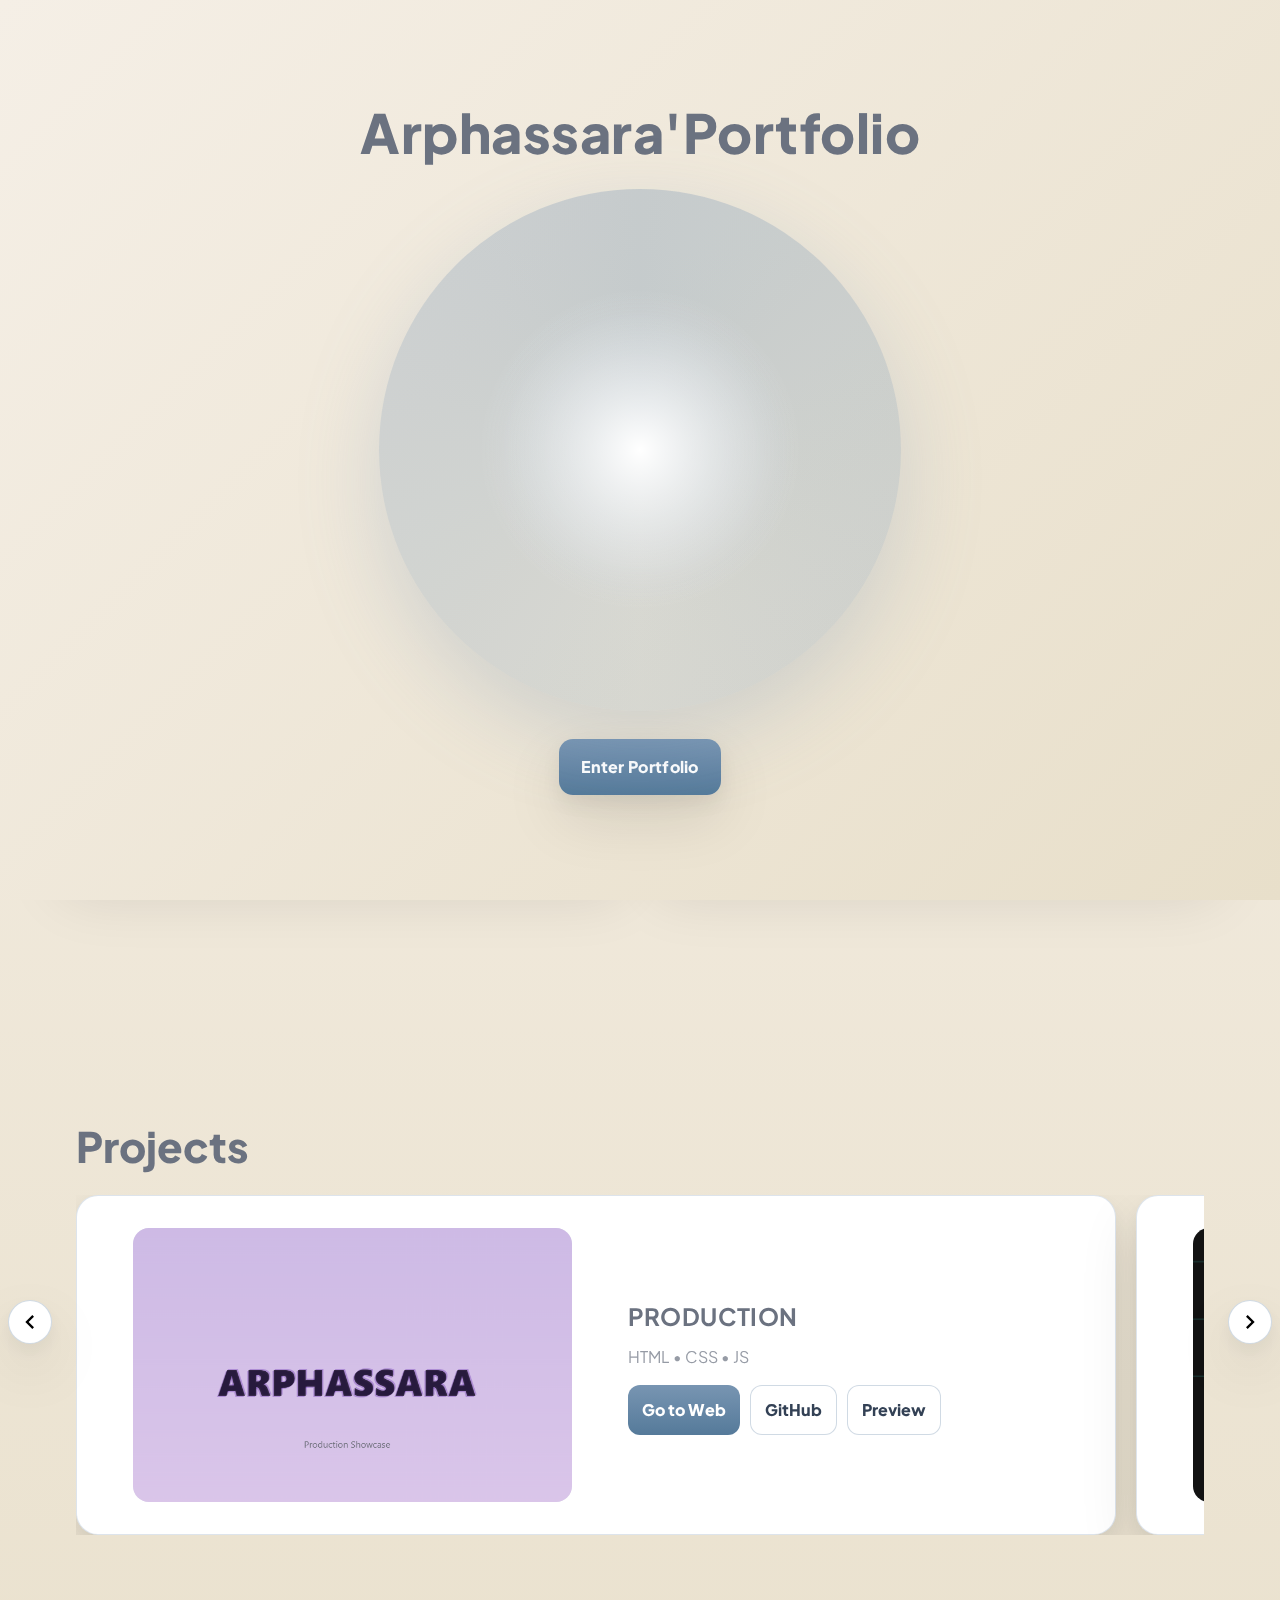
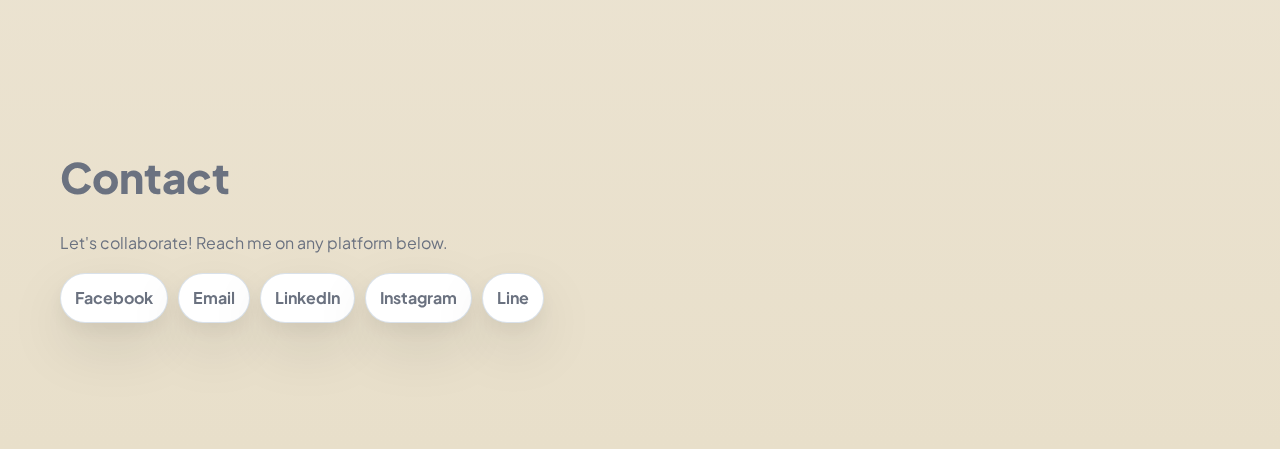
<file: index.html>
<!DOCTYPE html>
<html lang="th">
<head>
  <meta charset="utf-8" />
  <meta name="viewport" content="width=device-width, initial-scale=1" />
  <title>Arphassara'Portfolio</title>

  <!-- Fonts -->
  <link rel="preconnect" href="https://fonts.googleapis.com">
  <link rel="preconnect" href="https://fonts.gstatic.com" crossorigin>
  <link href="https://fonts.googleapis.com/css2?family=Plus+Jakarta+Sans:wght@300;400;600;700;800;900&display=swap" rel="stylesheet">

  <!-- Styles -->
  <link rel="stylesheet" href="style.css" />
</head>
<body>
  <div class="lights" id="lights"></div>
  <canvas id="trail"></canvas>

  <!-- NAV -->
  <nav class="nav" aria-label="Primary">
    <div class="bar">
      <span class="brand">Arphassara</span>
      <a href="#home">Home</a>
      <a href="#projects">Projects</a>
      <a href="#contact">Contact</a>
    </div>
  </nav>

  <!-- Intro Gate (ก่อนเข้าเว็บ) -->
  <section class="gate" id="siteGate" aria-label="Intro">
    <div class="gate-inner container">
      <h1 class="gate-logo">Arphassara'Portfolio</h1>
      <div class="logo-orb" aria-hidden="true"></div>
      <a class="mega-btn" id="enterBtn" href="#home">Enter Portfolio</a>
    </div>
  </section>

()

  <!-- HOME -->
  <main id="home" class="section container" aria-label="Home">
    <section class="hero">
      <div class="hero-grid">
        <div>
          <h1 class="title"><span class="stroke">ARPHASSARA</span><br/>PORTFOLIO</h1>
          <p class="lead">I am a final-year Medical Illustration student passionate about Frontend Development and digital design. With skills in HTML, CSS, and JavaScript, I create responsive websites that balance functionality with creativity. My background in visual communication and motion graphics gives me a unique perspective in crafting engaging digital experiences.</p>
          <div class="cta-row">
            <a class="btn primary" href="#projects">View Projects</a>
            <a class="btn" href="#contact">Contact</a>
          </div>
        </div>
        <div class="hero-card gif-wrap" aria-label="Profile GIF">
          <!-- ใส่ไฟล์ GIF ของตัวเองแทน me.gif (ไม่ครอป) -->
          <img src="remind.gif" alt="Arphassara GIF portrait (uncropped)" />
          <span class="gif-caption">Arphassara Kittianiruthteva</span> 
        </div>
      </div>

      <!-- About on Home -->
      <div class="about">
<div class="card">
<h3>About me</h3>
<div class="cta-row">
<a class="btn primary" href="06.jpg" target="_blank" rel="noopener">Resume</a>
<a class="btn" href="https://drive.google.com/file/d/13SDVr3xya0dzb8Ov0rTLjgq2xopENywk/view" target="_blank" rel="noopener">Transcript</a>
</div>
</div>


<div class="card">
<h3>Focus</h3>
<p>HTML • CSS • JavaScript • Figma • Blender • Unity • Adobe Creative Suite</p>
</div>
</div>
    </section>
  </main>



  <!-- PROJECTS -->
  <section id="projects" class="ppc-section section">
    <div class="ppc-container">
      <h2 class="ppc-title">Projects</h2>

      <button class="ppc-nav ppc-prev" aria-label="ก่อนหน้า" type="button" id="prevBtn">
        <svg viewBox="0 0 24 24" width="28" height="28" aria-hidden="true">
          <path fill="currentColor" d="M15.41 7.41 14 6l-6 6 6 6 1.41-1.41L10.83 12z"/>
        </svg>
      </button>
      <button class="ppc-nav ppc-next" aria-label="ถัดไป" type="button" id="nextBtn">
        <svg viewBox="0 0 24 24" width="28" height="28" aria-hidden="true">
          <path fill="currentColor" d="M8.59 16.59 13.17 12 8.59 7.41 10 6l6 6-6 6z"/>
        </svg>
      </button>

      <div class="ppc-track" id="track" aria-live="polite">
        <!-- Slide 1 -->
        <article class="ppc-slide" aria-roledescription="slide">
          <figure class="ppc-thumb ppc-ken"><img src="01.png" alt="Production preview"></figure>
          <div>
            <h3 class="ppc-h3">PRODUCTION</h3>
            <p class="ppc-muted">HTML • CSS • JS</p>
            <div class="ppc-actions">
              <a class="ppc-btn" href="https://arphassara.github.io/Arphassara-Production/" target="_blank" rel="noopener">Go to Web</a>
              <a class="ppc-btn ppc-ghost" href="https://github.com/arphassara/Arphassara-Production.git" target="_blank" rel="noopener">GitHub</a>
              <a class="ppc-btn ppc-ghost" data-preview data-src="01.png" data-title="PRODUCTION" data-live="https://arphassara.github.io/Arphassara-Production/" data-git="https://github.com/arphassara/Arphassara-Production.git">Preview</a>
            </div>
          </div>
        </article>

        <!-- Slide 2 -->
        <article class="ppc-slide" aria-roledescription="slide">
          <figure class="ppc-thumb ppc-ken"><img src="02.png" alt="Graphic preview"></figure>
          <div>
            <h3 class="ppc-h3">GRAPHIC DESIGN</h3>
            <p class="ppc-muted">HTML • CSS • JS</p>
            <div class="ppc-actions">
              <a class="ppc-btn" href="https://arphassara.github.io/Arphassara-Graphic-Design/" target="_blank" rel="noopener">Go to Web</a>
              <a class="ppc-btn ppc-ghost" href="https://github.com/arphassara/Arphassara-Graphic-Design.git" target="_blank" rel="noopener">GitHub</a>
              <a class="ppc-btn ppc-ghost" data-preview data-src="02.png" data-title="GRAPHIC DESIGN" data-live="https://arphassara.github.io/Arphassara-Graphic-Design/" data-git="https://github.com/arphassara/Arphassara-Graphic-Design.git">Preview</a>
            </div>
          </div>
        </article>

        <!-- Slide 3 -->
        <article class="ppc-slide" aria-roledescription="slide">
          <figure class="ppc-thumb ppc-ken"><img src="03.png" alt="Experience preview"></figure>
          <div>
            <h3 class="ppc-h3">EXPERIENCE</h3>
            <p class="ppc-muted">HTML • CSS • JS</p>
            <div class="ppc-actions">
              <!-- ใส่ลิงก์ live จริงเมื่อพร้อม -->
              <a class="ppc-btn" href="https://arphassara.github.io/arphassara-experience/" target="_blank" rel="noopener" aria-atomic="true" title="Put your live URL here">Go to Web</a>
              <a class="ppc-btn ppc-ghost" href="https://github.com/arphassara/arphassara-experience.git" target="_blank" rel="noopener">GitHub</a>
              <a class="ppc-btn ppc-ghost" data-preview data-src="03.png" data-title="EXPERIENCE" data-live="#" data-git="https://github.com/arphassara/arphassara-experience.git">Preview</a>
            </div>
          </div>
        </article>

        <!-- Slide 4 -->
        <article class="ppc-slide" aria-roledescription="slide">
          <figure class="ppc-thumb ppc-ken"><img src="04.png" alt="Photography preview"></figure>
          <div>
            <h3 class="ppc-h3">PHOTOGRAPHY MUSEUM</h3>
            <p class="ppc-muted">HTML • CSS • JS</p>
            <div class="ppc-actions">
              <a class="ppc-btn" href="https://arphassara.github.io/arphassara-photography/" target="_blank" rel="noopener">Go to Web</a>
              <a class="ppc-btn ppc-ghost" href="https://github.com/arphassara/arphassara-photography.git" target="_blank" rel="noopener">GitHub</a>
              <a class="ppc-btn ppc-ghost" data-preview data-src="04.png" data-title="PHOTOGRAPHY MUSEUM" data-live="https://arphassara.github.io/arphassara-photography/" data-git="https://github.com/arphassara/arphassara-photography.git">Preview</a>
            </div>
          </div>
        </article>

        <!-- Slide 5 -->
        <article class="ppc-slide" aria-roledescription="slide">
          <figure class="ppc-thumb ppc-ken"><img src="05.png" alt="Multimedia preview"></figure>
          <div>
            <h3 class="ppc-h3">MULTIMEDIA</h3>
            <p class="ppc-muted">HTML • CSS • JS</p>
            <div class="ppc-actions">
              <a class="ppc-btn" href="https://arphassara.github.io/Arphassara---Multi-work/" target="_blank" rel="noopener">Go to Web</a>
              <a class="ppc-btn ppc-ghost" href="https://github.com/arphassara/Arphassara---Multi-work.git" target="_blank" rel="noopener">GitHub</a>
              <a class="ppc-btn ppc-ghost" data-preview data-src="05.png" data-title="MULTIMEDIA" data-live="https://arphassara.github.io/Arphassara---Multi-work/" data-git="https://github.com/arphassara/Arphassara---Multi-work.git">Preview</a>
            </div>
          </div>
        </article>

      </div>
    </div>
  </section>

  <!-- Preview Overlay -->
  <aside class="preview" id="preview" aria-modal="true" role="dialog" aria-label="Project preview">
    <div class="preview-card">
      <div class="preview-media" id="previewMedia"></div>
      <div class="preview-actions">
        <a class="ppc-btn" id="previewLive" target="_blank" rel="noopener">Go to Web</a>
        <a class="ppc-btn ppc-ghost" id="previewGit" target="_blank" rel="noopener">GitHub</a>
        <button class="ppc-btn ppc-ghost" id="closePreview" type="button">Close</button>
      </div>
    </div>
  </aside>

  <!-- CONTACT -->
  <footer id="contact" class="section container" aria-label="Contact">
    <h2 class="ppc-title">Contact</h2>
    <p>Let's collaborate! Reach me on any platform below.</p>
    <div class="contacts">
      <a class="chip" href="https://www.facebook.com/arphassara.kittianiruthteva/" target="_blank" rel="noopener">Facebook</a>
      <a class="chip" href="mailto:Arphassara.k@kkumail.com">Email</a>
      <a class="chip" href="https://www.linkedin.com/in/arphassara-kittianiruthteva-0bb65737a/" target="_blank" rel="noopener">LinkedIn</a>
      <a class="chip" href="https://www.instagram.com/miles_xiii/?igsh=ZnkwYnQzdnlsZG9j&utm_source=qr" target="_blank" rel="noopener">Instagram</a>
      <a class="chip" href="https://line.me/ti/p/5I2urnCug5" target="_blank" rel="noopener">Line</a>
    </div>
    <div class="spacer"></div>
  </footer>

  <!-- Scripts -->
  <script src="script.js"></script>
</body>
</html>
</file>
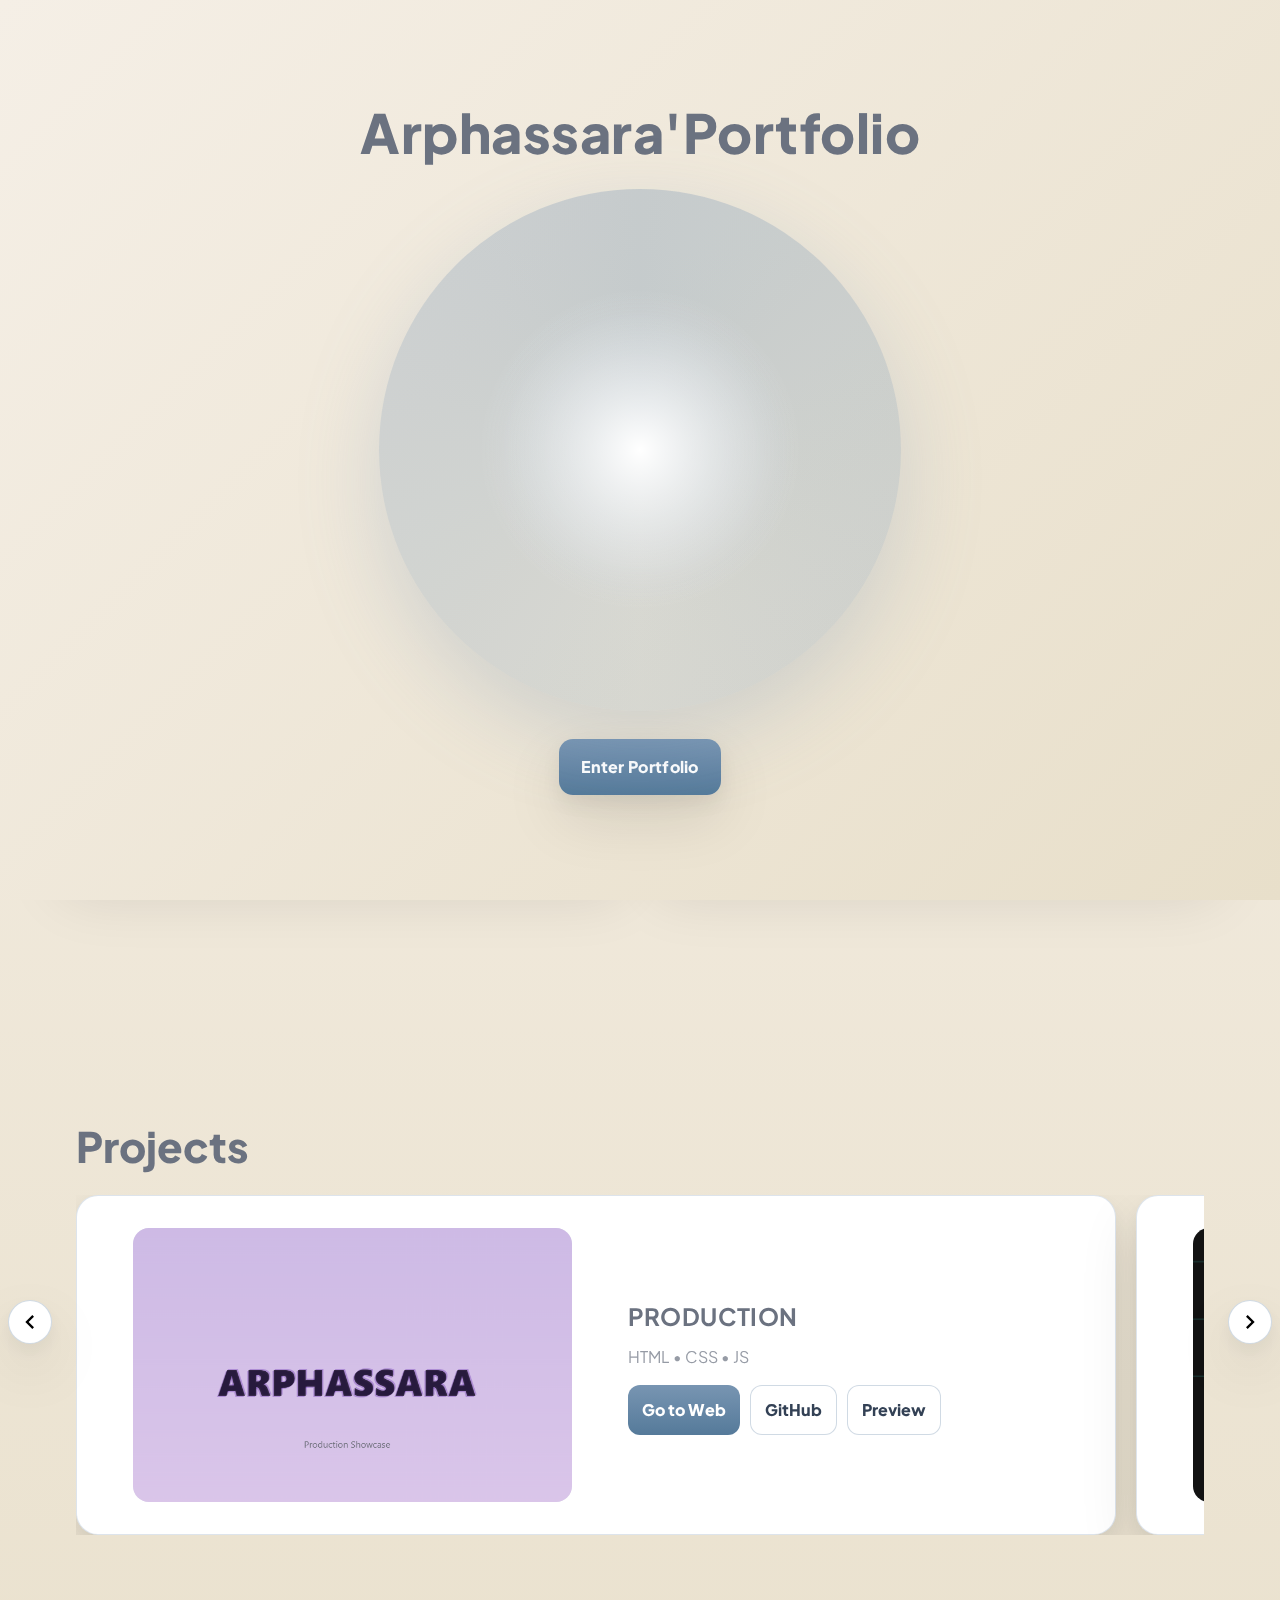
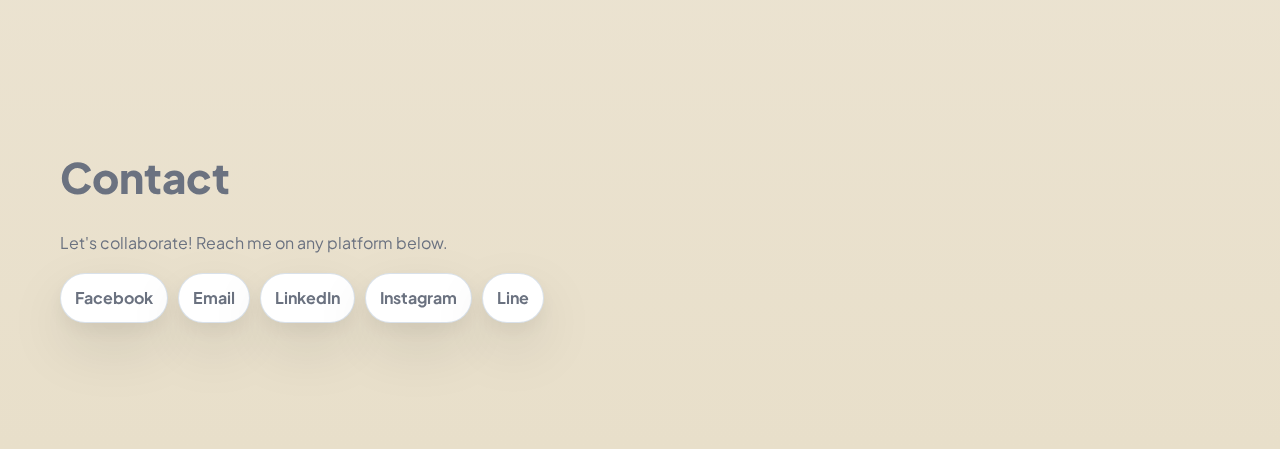
<file: ArPortfolio/index.html>
<!DOCTYPE html>
<html lang="th">
<head>
  <meta charset="utf-8" />
  <meta name="viewport" content="width=device-width, initial-scale=1" />
  <title>Arphassara'Portfolio</title>

  <!-- Fonts -->
  <link rel="preconnect" href="https://fonts.googleapis.com">
  <link rel="preconnect" href="https://fonts.gstatic.com" crossorigin>
  <link href="https://fonts.googleapis.com/css2?family=Plus+Jakarta+Sans:wght@300;400;600;700;800;900&display=swap" rel="stylesheet">

  <!-- Styles -->
  <link rel="stylesheet" href="style.css" />
</head>
<body>
  <div class="lights" id="lights"></div>
  <canvas id="trail"></canvas>

  <!-- NAV -->
  <nav class="nav" aria-label="Primary">
    <div class="bar">
      <span class="brand">Arphassara</span>
      <a href="#home">Home</a>
      <a href="#projects">Projects</a>
      <a href="#contact">Contact</a>
    </div>
  </nav>

  <!-- Intro Gate (ก่อนเข้าเว็บ) -->
  <section class="gate" id="siteGate" aria-label="Intro">
    <div class="gate-inner container">
      <h1 class="gate-logo">Arphassara'Portfolio</h1>
      <div class="logo-orb" aria-hidden="true"></div>
      <a class="mega-btn" id="enterBtn" href="#home">Enter Portfolio</a>
    </div>
  </section>

()

  <!-- HOME -->
  <main id="home" class="section container" aria-label="Home">
    <section class="hero">
      <div class="hero-grid">
        <div>
          <h1 class="title"><span class="stroke">ARPHASSARA</span><br/>PORTFOLIO</h1>
          <p class="lead">I am a final-year Medical Illustration student passionate about Frontend Development and digital design. With skills in HTML, CSS, and JavaScript, I create responsive websites that balance functionality with creativity. My background in visual communication and motion graphics gives me a unique perspective in crafting engaging digital experiences.</p>
          <div class="cta-row">
            <a class="btn primary" href="#projects">View Projects</a>
            <a class="btn" href="#contact">Contact</a>
          </div>
        </div>
        <div class="hero-card gif-wrap" aria-label="Profile GIF">
          <!-- ใส่ไฟล์ GIF ของตัวเองแทน me.gif (ไม่ครอป) -->
          <img src="remind.gif" alt="Arphassara GIF portrait (uncropped)" />
          <span class="gif-caption">Arphassara Kittianiruthteva</span> 
        </div>
      </div>

      <!-- About on Home -->
      <div class="about">
<div class="card">
<h3>About me</h3>
<div class="cta-row">
<a class="btn primary" href="06+.pdf" target="_blank" rel="noopener">Resume</a>
<a class="btn" href="https://drive.google.com/file/d/13SDVr3xya0dzb8Ov0rTLjgq2xopENywk/view" target="_blank" rel="noopener">Transcript</a>
</div>
</div>


<div class="card">
<h3>Focus</h3>
<p>HTML • CSS • JavaScript • Figma • Blender • Unity • Adobe Creative Suite</p>
</div>
</div>
    </section>
  </main>



  <!-- PROJECTS -->
  <section id="projects" class="ppc-section section">
    <div class="ppc-container">
      <h2 class="ppc-title">Projects</h2>

      <button class="ppc-nav ppc-prev" aria-label="ก่อนหน้า" type="button" id="prevBtn">
        <svg viewBox="0 0 24 24" width="28" height="28" aria-hidden="true">
          <path fill="currentColor" d="M15.41 7.41 14 6l-6 6 6 6 1.41-1.41L10.83 12z"/>
        </svg>
      </button>
      <button class="ppc-nav ppc-next" aria-label="ถัดไป" type="button" id="nextBtn">
        <svg viewBox="0 0 24 24" width="28" height="28" aria-hidden="true">
          <path fill="currentColor" d="M8.59 16.59 13.17 12 8.59 7.41 10 6l6 6-6 6z"/>
        </svg>
      </button>

      <div class="ppc-track" id="track" aria-live="polite">
        <!-- Slide 1 -->
        <article class="ppc-slide" aria-roledescription="slide">
          <figure class="ppc-thumb ppc-ken"><img src="01.png" alt="Production preview"></figure>
          <div>
            <h3 class="ppc-h3">PRODUCTION</h3>
            <p class="ppc-muted">HTML • CSS • JS</p>
            <div class="ppc-actions">
              <a class="ppc-btn" href="https://arphassara.github.io/Arphassara-Production/" target="_blank" rel="noopener">Go to Web</a>
              <a class="ppc-btn ppc-ghost" href="https://github.com/arphassara/Arphassara-Production.git" target="_blank" rel="noopener">GitHub</a>
              <a class="ppc-btn ppc-ghost" data-preview data-src="01.png" data-title="PRODUCTION" data-live="https://arphassara.github.io/Arphassara-Production/" data-git="https://github.com/arphassara/Arphassara-Production.git">Preview</a>
            </div>
          </div>
        </article>

        <!-- Slide 2 -->
        <article class="ppc-slide" aria-roledescription="slide">
          <figure class="ppc-thumb ppc-ken"><img src="02.png" alt="Graphic preview"></figure>
          <div>
            <h3 class="ppc-h3">GRAPHIC DESIGN</h3>
            <p class="ppc-muted">HTML • CSS • JS</p>
            <div class="ppc-actions">
              <a class="ppc-btn" href="https://arphassara.github.io/Arphassara-Graphic-Design/" target="_blank" rel="noopener">Go to Web</a>
              <a class="ppc-btn ppc-ghost" href="https://github.com/arphassara/Arphassara-Graphic-Design.git" target="_blank" rel="noopener">GitHub</a>
              <a class="ppc-btn ppc-ghost" data-preview data-src="02.png" data-title="GRAPHIC DESIGN" data-live="https://arphassara.github.io/Arphassara-Graphic-Design/" data-git="https://github.com/arphassara/Arphassara-Graphic-Design.git">Preview</a>
            </div>
          </div>
        </article>

        <!-- Slide 3 -->
        <article class="ppc-slide" aria-roledescription="slide">
          <figure class="ppc-thumb ppc-ken"><img src="03.png" alt="Experience preview"></figure>
          <div>
            <h3 class="ppc-h3">EXPERIENCE</h3>
            <p class="ppc-muted">HTML • CSS • JS</p>
            <div class="ppc-actions">
              <!-- ใส่ลิงก์ live จริงเมื่อพร้อม -->
              <a class="ppc-btn" href="https://arphassara.github.io/arphassara-experience/" target="_blank" rel="noopener" aria-atomic="true" title="Put your live URL here">Go to Web</a>
              <a class="ppc-btn ppc-ghost" href="https://github.com/arphassara/arphassara-experience.git" target="_blank" rel="noopener">GitHub</a>
              <a class="ppc-btn ppc-ghost" data-preview data-src="03.png" data-title="EXPERIENCE" data-live="#" data-git="https://github.com/arphassara/arphassara-experience.git">Preview</a>
            </div>
          </div>
        </article>

        <!-- Slide 4 -->
        <article class="ppc-slide" aria-roledescription="slide">
          <figure class="ppc-thumb ppc-ken"><img src="04.png" alt="Photography preview"></figure>
          <div>
            <h3 class="ppc-h3">PHOTOGRAPHY MUSEUM</h3>
            <p class="ppc-muted">HTML • CSS • JS</p>
            <div class="ppc-actions">
              <a class="ppc-btn" href="https://arphassara.github.io/arphassara-photography/" target="_blank" rel="noopener">Go to Web</a>
              <a class="ppc-btn ppc-ghost" href="https://github.com/arphassara/arphassara-photography.git" target="_blank" rel="noopener">GitHub</a>
              <a class="ppc-btn ppc-ghost" data-preview data-src="04.png" data-title="PHOTOGRAPHY MUSEUM" data-live="https://arphassara.github.io/arphassara-photography/" data-git="https://github.com/arphassara/arphassara-photography.git">Preview</a>
            </div>
          </div>
        </article>

        <!-- Slide 5 -->
        <article class="ppc-slide" aria-roledescription="slide">
          <figure class="ppc-thumb ppc-ken"><img src="05.png" alt="Multimedia preview"></figure>
          <div>
            <h3 class="ppc-h3">MULTIMEDIA</h3>
            <p class="ppc-muted">HTML • CSS • JS</p>
            <div class="ppc-actions">
              <a class="ppc-btn" href="https://arphassara.github.io/Arphassara---Multi-work/" target="_blank" rel="noopener">Go to Web</a>
              <a class="ppc-btn ppc-ghost" href="https://github.com/arphassara/Arphassara---Multi-work.git" target="_blank" rel="noopener">GitHub</a>
              <a class="ppc-btn ppc-ghost" data-preview data-src="05.png" data-title="MULTIMEDIA" data-live="https://arphassara.github.io/Arphassara---Multi-work/" data-git="https://github.com/arphassara/Arphassara---Multi-work.git">Preview</a>
            </div>
          </div>
        </article>

      </div>
    </div>
  </section>

  <!-- Preview Overlay -->
  <aside class="preview" id="preview" aria-modal="true" role="dialog" aria-label="Project preview">
    <div class="preview-card">
      <div class="preview-media" id="previewMedia"></div>
      <div class="preview-actions">
        <a class="ppc-btn" id="previewLive" target="_blank" rel="noopener">Go to Web</a>
        <a class="ppc-btn ppc-ghost" id="previewGit" target="_blank" rel="noopener">GitHub</a>
        <button class="ppc-btn ppc-ghost" id="closePreview" type="button">Close</button>
      </div>
    </div>
  </aside>

  <!-- CONTACT -->
  <footer id="contact" class="section container" aria-label="Contact">
    <h2 class="ppc-title">Contact</h2>
    <p>Let's collaborate! Reach me on any platform below.</p>
    <div class="contacts">
      <a class="chip" href="https://www.facebook.com/arphassara.kittianiruthteva/" target="_blank" rel="noopener">Facebook</a>
      <a class="chip" href="mailto:Arphassara.k@kkumail.com">Email</a>
      <a class="chip" href="https://www.linkedin.com/in/arphassara-kittianiruthteva-0bb65737a/" target="_blank" rel="noopener">LinkedIn</a>
      <a class="chip" href="https://www.instagram.com/miles_xiii/?igsh=ZnkwYnQzdnlsZG9j&utm_source=qr" target="_blank" rel="noopener">Instagram</a>
      <a class="chip" href="https://line.me/ti/p/5I2urnCug5" target="_blank" rel="noopener">Line</a>
    </div>
    <div class="spacer"></div>
  </footer>

  <!-- Scripts -->
  <script src="script.js"></script>
</body>
</html>
</file>
<file: style.css>
:root{
  --paper:#F5EFE6;
  --paper2:#E8DFCA;
  --soft:#AEBDCA;
  --brand:#7895B2;
  --ink:#6b7280;
  --card:#ffffff;
  --muted:#6b7280;
  --shadow:0 24px 60px rgba(0,0,0,.10), 0 8px 20px rgba(0,0,0,.06);
  --radius:22px;
}

*{box-sizing:border-box}
html,body{margin:0;padding:0}
body{
  font-family:"Plus Jakarta Sans",system-ui,-apple-system,"Segoe UI",Roboto,"Noto Sans Thai",sans-serif;
  color:var(--ink);
  background:linear-gradient(180deg,var(--paper),var(--paper2));
  line-height:1.75; min-height:100vh; overflow-x:hidden;
}

a{color:inherit;text-decoration:none}
img{max-width:100%;display:block}
button{font:inherit}

.container{max-width:1160px;margin:auto;padding:clamp(16px,3vw,32px)}
.section{padding:clamp(64px,8vw,108px) 0}

/* Global FX */
.lights{
  position:fixed; inset:-20vh -10vw; pointer-events:none; z-index:-1;
  background:
    radial-gradient(900px 300px at 20% 10%, color-mix(in srgb, var(--brand) 30%, transparent), transparent 60%),
    radial-gradient(700px 300px at 80% 0%, color-mix(in srgb, var(--soft) 40%, transparent), transparent 60%);
  filter:blur(10px); opacity:.8; transition:transform .3s ease;
}

canvas#trail{position:fixed; inset:0; pointer-events:none; z-index:0}

/* Nav */
.nav{ position:fixed; inset-inline:0; top:10px; z-index:50; display:flex; justify-content:center; pointer-events:none }
.nav .bar{ pointer-events:auto; display:flex; gap:8px; align-items:center; background:rgba(255,255,255,.7); backdrop-filter:saturate(140%) blur(10px); border:1px solid rgba(120,149,178,.25); box-shadow:var(--shadow); border-radius:999px; padding:10px 12px }
.brand{ font-weight:900; letter-spacing:.4px; padding:6px 12px; border-radius:999px; background:linear-gradient(180deg,var(--soft),var(--brand)); color:white }
.nav a{ padding:8px 14px; border-radius:999px; color:#334155; font-weight:700 }
.nav a:hover{ background:rgba(120,149,178,.15) }

/* Gates */
.gate{ position:fixed; inset:0; display:grid; place-items:center; z-index:1000; background:linear-gradient(135deg,var(--paper),var(--paper2)) }
.gate.hidden{ animation:fadeOut .6s ease forwards }
@keyframes fadeOut{ to{ opacity:0; visibility:hidden } }
.gate-inner{ text-align:center; padding:32px }
.gate-logo{ font-weight:900; font-size:clamp(28px,4.4vw,54px); line-height:1.02; margin:0; letter-spacing:.5px }
.gate-sub{ margin:10px 0 22px; opacity:.8 }
.mega-btn{ display:inline-grid; place-items:center; padding:14px 22px; border-radius:14px; font-weight:800; letter-spacing:.3px; color:white; background:linear-gradient(180deg,var(--brand),#557a9a); box-shadow:var(--shadow) }
.mega-btn:hover{ transform:translateY(-1px) }
.logo-orb{ width:min(58vmin,540px); aspect-ratio:1/1; margin:28px auto; border-radius:50%; background:
  radial-gradient(closest-side, rgba(120,149,178,.25), transparent 60%),
  conic-gradient(from 0deg, rgba(120,149,178,.35), rgba(174,189,202,.35), rgba(120,149,178,.35));
  position:relative; overflow:hidden; box-shadow:0 30px 80px rgba(120,149,178,.25); animation: slowSpin 14s linear infinite }
.logo-orb::after{ content:""; position:absolute; inset:6%; border-radius:50%; background:radial-gradient(closest-side, white, rgba(255,255,255,.1) 60%, transparent 70%); mix-blend:overlay }
@keyframes slowSpin{ to{ transform:rotate(360deg) } }

/* Hero */
.hero{ position:relative; min-height:86vh; display:grid; align-items:center }
.hero-grid{ display:grid; grid-template-columns:1.3fr .9fr; gap:clamp(16px,3vw,28px) }
@media (max-width:900px){ .hero-grid{ grid-template-columns:1fr } }
.title{ margin:0 0 12px; line-height:1.04; font-weight:900; letter-spacing:.5px; font-size:clamp(36px,6vw,72px) }
.title .stroke{ -webkit-text-stroke: 1px color-mix(in srgb, var(--ink) 65%, black); color:transparent }
.lead{ font-size:clamp(16px,1.35vw,19px); opacity:.9; margin-bottom:22px }

.cta-row{ display:flex; flex-wrap:wrap; gap:12px }
.btn{ display:inline-flex; align-items:center; gap:8px; padding:12px 16px; border-radius:12px; font-weight:800; letter-spacing:.3px; border:1px solid rgba(120,149,178,.35); background:white; box-shadow:var(--shadow) }
.btn:hover{ transform:translateY(-1px) }
.btn.primary{ background:linear-gradient(180deg,var(--brand),#557a9a); color:white; border-color:transparent }

.hero-card{ background:rgba(255,255,255,.7); backdrop-filter:saturate(140%) blur(10px); border:1px solid rgba(120,149,178,.25); border-radius:var(--radius); box-shadow:var(--shadow); overflow:hidden }

/* GIF block — no crop */
.gif-wrap{ position:relative; border-radius:var(--radius); overflow:hidden; background:linear-gradient(180deg, #fff, #f6f6f6) }
.gif-wrap img{ width:100%; height:auto; object-fit:contain; display:block }
.gif-caption{ position:absolute; inset:auto 12px 12px auto; background:rgba(255,255,255,.86); padding:8px 12px; border-radius:10px; font-weight:800; border:1px solid rgba(120,149,178,.25) }

/* About */
.about{ display:grid; grid-template-columns:1fr 1fr; gap:24px; margin-top:22px }
@media (max-width:900px){ .about{ grid-template-columns:1fr } }
.about .card{ padding:18px; border-radius:var(--radius); background:white; border:1px solid rgba(120,149,178,.25); box-shadow:var(--shadow) }
.about h3{ margin:0 0 8px }

/* Contact */
.contacts{ display:flex; flex-wrap:wrap; gap:10px; margin-top:14px }
.chip{ display:inline-flex; align-items:center; gap:8px; padding:10px 14px; border-radius:999px; background:white; border:1px solid rgba(120,149,178,.28); box-shadow:var(--shadow); font-weight:700 }
.chip:hover{ transform:translateY(-1px) }

/* Projects */
.ppc-section{ position:relative }
.ppc-container{ max-width:1160px; margin:auto; padding:0 16px }
.ppc-title{ font-size:clamp(28px,3.5vw,42px); margin:0 0 12px; font-weight:900 }

/* รางสไลด์: เปิดเลื่อนแนวนอน + snap */
.ppc-track{
  display:grid;
  grid-auto-flow:column;
  grid-auto-columns:min(86vw, 1040px);
  gap:20px;
  align-items:stretch;
  overflow-x:auto;          /* เดิมเป็น overflow:hidden; */
  overflow-y:hidden;
  scroll-behavior:smooth;
  scroll-snap-type:x mandatory;     /* เพิ่ม */
  -webkit-overflow-scrolling:touch; /* เพิ่ม */
}
.ppc-track::-webkit-scrollbar{ display:none }

/* การ์ดสไลด์: เกาะ snap */
.ppc-slide{
  background:white;
  border:1px solid rgba(120,149,178,.25);
  border-radius:var(--radius);
  box-shadow:var(--shadow);
  padding:16px;
  display:grid;
  grid-template-columns: 1.1fr 1fr;
  gap:16px;
  align-items:center;
  scroll-snap-align:start;           /* เพิ่ม */
}
@media (max-width:900px){ .ppc-slide{ grid-template-columns:1fr } }

.ppc-thumb{ border-radius:16px; overflow:hidden; background:#e9eef2; aspect-ratio:16/10; display:grid; place-items:center }
.ppc-thumb img{ width:100%; height:100%; object-fit:cover }
.ppc-ken img{ transform:scale(1.08); animation:ken 12s ease-in-out infinite alternate }
@keyframes ken{ from{ transform:scale(1.08) translateX(-2%) } to{ transform:scale(1.14) translateX(2%) } }

.ppc-h3{ margin:0 0 6px; font-size:clamp(18px,2vw,24px); letter-spacing:.4px }
.ppc-muted{ margin:0 0 14px; opacity:.7 }

.ppc-actions{ display:flex; flex-wrap:wrap; gap:10px }
.ppc-btn{ display:inline-flex; align-items:center; justify-content:center; padding:10px 14px; border-radius:12px; font-weight:800; background:linear-gradient(180deg,var(--brand),#557a9a); color:white }
.ppc-btn.ppc-ghost{ background:white; color:#334155; border:1px solid rgba(120,149,178,.35) }
.ppc-btn:hover{ transform:translateY(-1px) }

/* ปุ่มเลื่อน: กันโดนทับ */
.ppc-nav{
  position:absolute; top:50%; transform:translateY(-50%);
  width:44px; height:44px;
  border-radius:999px; border:1px solid rgba(120,149,178,.35);
  background:white; display:grid; place-items:center;
  box-shadow:var(--shadow);
  z-index:2;                           /* เพิ่ม */
}
.ppc-prev{ left:8px }
.ppc-next{ right:8px }


/* Preview overlay */
.preview{ position:fixed; inset:0; z-index:999; display:none; place-items:center; background:rgba(0,0,0,.45) }
.preview.show{ display:grid }
.preview-card{ width:min(1020px,92vw); background:white; border-radius:20px; padding:16px; border:1px solid rgba(120,149,178,.25); box-shadow:var(--shadow); display:grid; gap:12px }
.preview-media{ aspect-ratio:16/9; border-radius:14px; overflow:hidden; background:#eee; display:grid; place-items:center }
.preview-actions{ display:flex; flex-wrap:wrap; gap:10px; justify-content:flex-end }

/* Utils */
.hide{ display:none }
.spacer{ height:24px }


.about-card {
  position: relative; display: block; border-radius: var(--radius);
  overflow: hidden; box-shadow: var(--shadow);
  border: 1px solid rgba(120,149,178,.25); padding: 0;
  background: none; cursor: pointer;
}
.about-card img { width:100%; height:auto; object-fit:cover; display:block; transition:transform .4s ease }
.about-card:hover img { transform:scale(1.05) }
.about-label {
  position:absolute; inset:auto 12px 12px auto;
  background:rgba(255,255,255,.85); padding:8px 12px;
  border-radius:10px; font-weight:800;
  border:1px solid rgba(120,149,178,.25)
}

/* Overlay for Resume/Transcript */
.about-preview {
  position:fixed; inset:0; z-index:1200;
  background:rgba(0,0,0,.65); display:none; place-items:center;
}
.about-preview.show { display:grid }
.about-preview-card {
  max-width:92vw; max-height:90vh; border-radius:18px;
  overflow:hidden; background:white; box-shadow:var(--shadow);
  display:grid;
}
.about-preview-card img { width:100%; height:100%; object-fit:contain }
.about-preview-close {
  margin-top:8px; justify-self:end; padding:8px 14px;
  border-radius:10px; background:white; font-weight:700;
  border:1px solid rgba(120,149,178,.3); cursor:pointer;
}
</file>
<file: ArPortfolio/style.css>
:root{
  --paper:#F5EFE6;
  --paper2:#E8DFCA;
  --soft:#AEBDCA;
  --brand:#7895B2;
  --ink:#6b7280;
  --card:#ffffff;
  --muted:#6b7280;
  --shadow:0 24px 60px rgba(0,0,0,.10), 0 8px 20px rgba(0,0,0,.06);
  --radius:22px;
}

*{box-sizing:border-box}
html,body{margin:0;padding:0}
body{
  font-family:"Plus Jakarta Sans",system-ui,-apple-system,"Segoe UI",Roboto,"Noto Sans Thai",sans-serif;
  color:var(--ink);
  background:linear-gradient(180deg,var(--paper),var(--paper2));
  line-height:1.75; min-height:100vh; overflow-x:hidden;
}

a{color:inherit;text-decoration:none}
img{max-width:100%;display:block}
button{font:inherit}

.container{max-width:1160px;margin:auto;padding:clamp(16px,3vw,32px)}
.section{padding:clamp(64px,8vw,108px) 0}

/* Global FX */
.lights{
  position:fixed; inset:-20vh -10vw; pointer-events:none; z-index:-1;
  background:
    radial-gradient(900px 300px at 20% 10%, color-mix(in srgb, var(--brand) 30%, transparent), transparent 60%),
    radial-gradient(700px 300px at 80% 0%, color-mix(in srgb, var(--soft) 40%, transparent), transparent 60%);
  filter:blur(10px); opacity:.8; transition:transform .3s ease;
}

canvas#trail{position:fixed; inset:0; pointer-events:none; z-index:0}

/* Nav */
.nav{ position:fixed; inset-inline:0; top:10px; z-index:50; display:flex; justify-content:center; pointer-events:none }
.nav .bar{ pointer-events:auto; display:flex; gap:8px; align-items:center; background:rgba(255,255,255,.7); backdrop-filter:saturate(140%) blur(10px); border:1px solid rgba(120,149,178,.25); box-shadow:var(--shadow); border-radius:999px; padding:10px 12px }
.brand{ font-weight:900; letter-spacing:.4px; padding:6px 12px; border-radius:999px; background:linear-gradient(180deg,var(--soft),var(--brand)); color:white }
.nav a{ padding:8px 14px; border-radius:999px; color:#334155; font-weight:700 }
.nav a:hover{ background:rgba(120,149,178,.15) }

/* Gates */
.gate{ position:fixed; inset:0; display:grid; place-items:center; z-index:1000; background:linear-gradient(135deg,var(--paper),var(--paper2)) }
.gate.hidden{ animation:fadeOut .6s ease forwards }
@keyframes fadeOut{ to{ opacity:0; visibility:hidden } }
.gate-inner{ text-align:center; padding:32px }
.gate-logo{ font-weight:900; font-size:clamp(28px,4.4vw,54px); line-height:1.02; margin:0; letter-spacing:.5px }
.gate-sub{ margin:10px 0 22px; opacity:.8 }
.mega-btn{ display:inline-grid; place-items:center; padding:14px 22px; border-radius:14px; font-weight:800; letter-spacing:.3px; color:white; background:linear-gradient(180deg,var(--brand),#557a9a); box-shadow:var(--shadow) }
.mega-btn:hover{ transform:translateY(-1px) }
.logo-orb{ width:min(58vmin,540px); aspect-ratio:1/1; margin:28px auto; border-radius:50%; background:
  radial-gradient(closest-side, rgba(120,149,178,.25), transparent 60%),
  conic-gradient(from 0deg, rgba(120,149,178,.35), rgba(174,189,202,.35), rgba(120,149,178,.35));
  position:relative; overflow:hidden; box-shadow:0 30px 80px rgba(120,149,178,.25); animation: slowSpin 14s linear infinite }
.logo-orb::after{ content:""; position:absolute; inset:6%; border-radius:50%; background:radial-gradient(closest-side, white, rgba(255,255,255,.1) 60%, transparent 70%); mix-blend:overlay }
@keyframes slowSpin{ to{ transform:rotate(360deg) } }

/* Hero */
.hero{ position:relative; min-height:86vh; display:grid; align-items:center }
.hero-grid{ display:grid; grid-template-columns:1.3fr .9fr; gap:clamp(16px,3vw,28px) }
@media (max-width:900px){ .hero-grid{ grid-template-columns:1fr } }
.title{ margin:0 0 12px; line-height:1.04; font-weight:900; letter-spacing:.5px; font-size:clamp(36px,6vw,72px) }
.title .stroke{ -webkit-text-stroke: 1px color-mix(in srgb, var(--ink) 65%, black); color:transparent }
.lead{ font-size:clamp(16px,1.35vw,19px); opacity:.9; margin-bottom:22px }

.cta-row{ display:flex; flex-wrap:wrap; gap:12px }
.btn{ display:inline-flex; align-items:center; gap:8px; padding:12px 16px; border-radius:12px; font-weight:800; letter-spacing:.3px; border:1px solid rgba(120,149,178,.35); background:white; box-shadow:var(--shadow) }
.btn:hover{ transform:translateY(-1px) }
.btn.primary{ background:linear-gradient(180deg,var(--brand),#557a9a); color:white; border-color:transparent }

.hero-card{ background:rgba(255,255,255,.7); backdrop-filter:saturate(140%) blur(10px); border:1px solid rgba(120,149,178,.25); border-radius:var(--radius); box-shadow:var(--shadow); overflow:hidden }

/* GIF block — no crop */
.gif-wrap{ position:relative; border-radius:var(--radius); overflow:hidden; background:linear-gradient(180deg, #fff, #f6f6f6) }
.gif-wrap img{ width:100%; height:auto; object-fit:contain; display:block }
.gif-caption{ position:absolute; inset:auto 12px 12px auto; background:rgba(255,255,255,.86); padding:8px 12px; border-radius:10px; font-weight:800; border:1px solid rgba(120,149,178,.25) }

/* About */
.about{ display:grid; grid-template-columns:1fr 1fr; gap:24px; margin-top:22px }
@media (max-width:900px){ .about{ grid-template-columns:1fr } }
.about .card{ padding:18px; border-radius:var(--radius); background:white; border:1px solid rgba(120,149,178,.25); box-shadow:var(--shadow) }
.about h3{ margin:0 0 8px }

/* Contact */
.contacts{ display:flex; flex-wrap:wrap; gap:10px; margin-top:14px }
.chip{ display:inline-flex; align-items:center; gap:8px; padding:10px 14px; border-radius:999px; background:white; border:1px solid rgba(120,149,178,.28); box-shadow:var(--shadow); font-weight:700 }
.chip:hover{ transform:translateY(-1px) }

/* Projects */
.ppc-section{ position:relative }
.ppc-container{ max-width:1160px; margin:auto; padding:0 16px }
.ppc-title{ font-size:clamp(28px,3.5vw,42px); margin:0 0 12px; font-weight:900 }

/* รางสไลด์: เปิดเลื่อนแนวนอน + snap */
.ppc-track{
  display:grid;
  grid-auto-flow:column;
  grid-auto-columns:min(86vw, 1040px);
  gap:20px;
  align-items:stretch;
  overflow-x:auto;          /* เดิมเป็น overflow:hidden; */
  overflow-y:hidden;
  scroll-behavior:smooth;
  scroll-snap-type:x mandatory;     /* เพิ่ม */
  -webkit-overflow-scrolling:touch; /* เพิ่ม */
}
.ppc-track::-webkit-scrollbar{ display:none }

/* การ์ดสไลด์: เกาะ snap */
.ppc-slide{
  background:white;
  border:1px solid rgba(120,149,178,.25);
  border-radius:var(--radius);
  box-shadow:var(--shadow);
  padding:16px;
  display:grid;
  grid-template-columns: 1.1fr 1fr;
  gap:16px;
  align-items:center;
  scroll-snap-align:start;           /* เพิ่ม */
}
@media (max-width:900px){ .ppc-slide{ grid-template-columns:1fr } }

.ppc-thumb{ border-radius:16px; overflow:hidden; background:#e9eef2; aspect-ratio:16/10; display:grid; place-items:center }
.ppc-thumb img{ width:100%; height:100%; object-fit:cover }
.ppc-ken img{ transform:scale(1.08); animation:ken 12s ease-in-out infinite alternate }
@keyframes ken{ from{ transform:scale(1.08) translateX(-2%) } to{ transform:scale(1.14) translateX(2%) } }

.ppc-h3{ margin:0 0 6px; font-size:clamp(18px,2vw,24px); letter-spacing:.4px }
.ppc-muted{ margin:0 0 14px; opacity:.7 }

.ppc-actions{ display:flex; flex-wrap:wrap; gap:10px }
.ppc-btn{ display:inline-flex; align-items:center; justify-content:center; padding:10px 14px; border-radius:12px; font-weight:800; background:linear-gradient(180deg,var(--brand),#557a9a); color:white }
.ppc-btn.ppc-ghost{ background:white; color:#334155; border:1px solid rgba(120,149,178,.35) }
.ppc-btn:hover{ transform:translateY(-1px) }

/* ปุ่มเลื่อน: กันโดนทับ */
.ppc-nav{
  position:absolute; top:50%; transform:translateY(-50%);
  width:44px; height:44px;
  border-radius:999px; border:1px solid rgba(120,149,178,.35);
  background:white; display:grid; place-items:center;
  box-shadow:var(--shadow);
  z-index:2;                           /* เพิ่ม */
}
.ppc-prev{ left:8px }
.ppc-next{ right:8px }


/* Preview overlay */
.preview{ position:fixed; inset:0; z-index:999; display:none; place-items:center; background:rgba(0,0,0,.45) }
.preview.show{ display:grid }
.preview-card{ width:min(1020px,92vw); background:white; border-radius:20px; padding:16px; border:1px solid rgba(120,149,178,.25); box-shadow:var(--shadow); display:grid; gap:12px }
.preview-media{ aspect-ratio:16/9; border-radius:14px; overflow:hidden; background:#eee; display:grid; place-items:center }
.preview-actions{ display:flex; flex-wrap:wrap; gap:10px; justify-content:flex-end }

/* Utils */
.hide{ display:none }
.spacer{ height:24px }


.about-card {
  position: relative; display: block; border-radius: var(--radius);
  overflow: hidden; box-shadow: var(--shadow);
  border: 1px solid rgba(120,149,178,.25); padding: 0;
  background: none; cursor: pointer;
}
.about-card img { width:100%; height:auto; object-fit:cover; display:block; transition:transform .4s ease }
.about-card:hover img { transform:scale(1.05) }
.about-label {
  position:absolute; inset:auto 12px 12px auto;
  background:rgba(255,255,255,.85); padding:8px 12px;
  border-radius:10px; font-weight:800;
  border:1px solid rgba(120,149,178,.25)
}

/* Overlay for Resume/Transcript */
.about-preview {
  position:fixed; inset:0; z-index:1200;
  background:rgba(0,0,0,.65); display:none; place-items:center;
}
.about-preview.show { display:grid }
.about-preview-card {
  max-width:92vw; max-height:90vh; border-radius:18px;
  overflow:hidden; background:white; box-shadow:var(--shadow);
  display:grid;
}
.about-preview-card img { width:100%; height:100%; object-fit:contain }
.about-preview-close {
  margin-top:8px; justify-self:end; padding:8px 14px;
  border-radius:10px; background:white; font-weight:700;
  border:1px solid rgba(120,149,178,.3); cursor:pointer;
}
</file>
